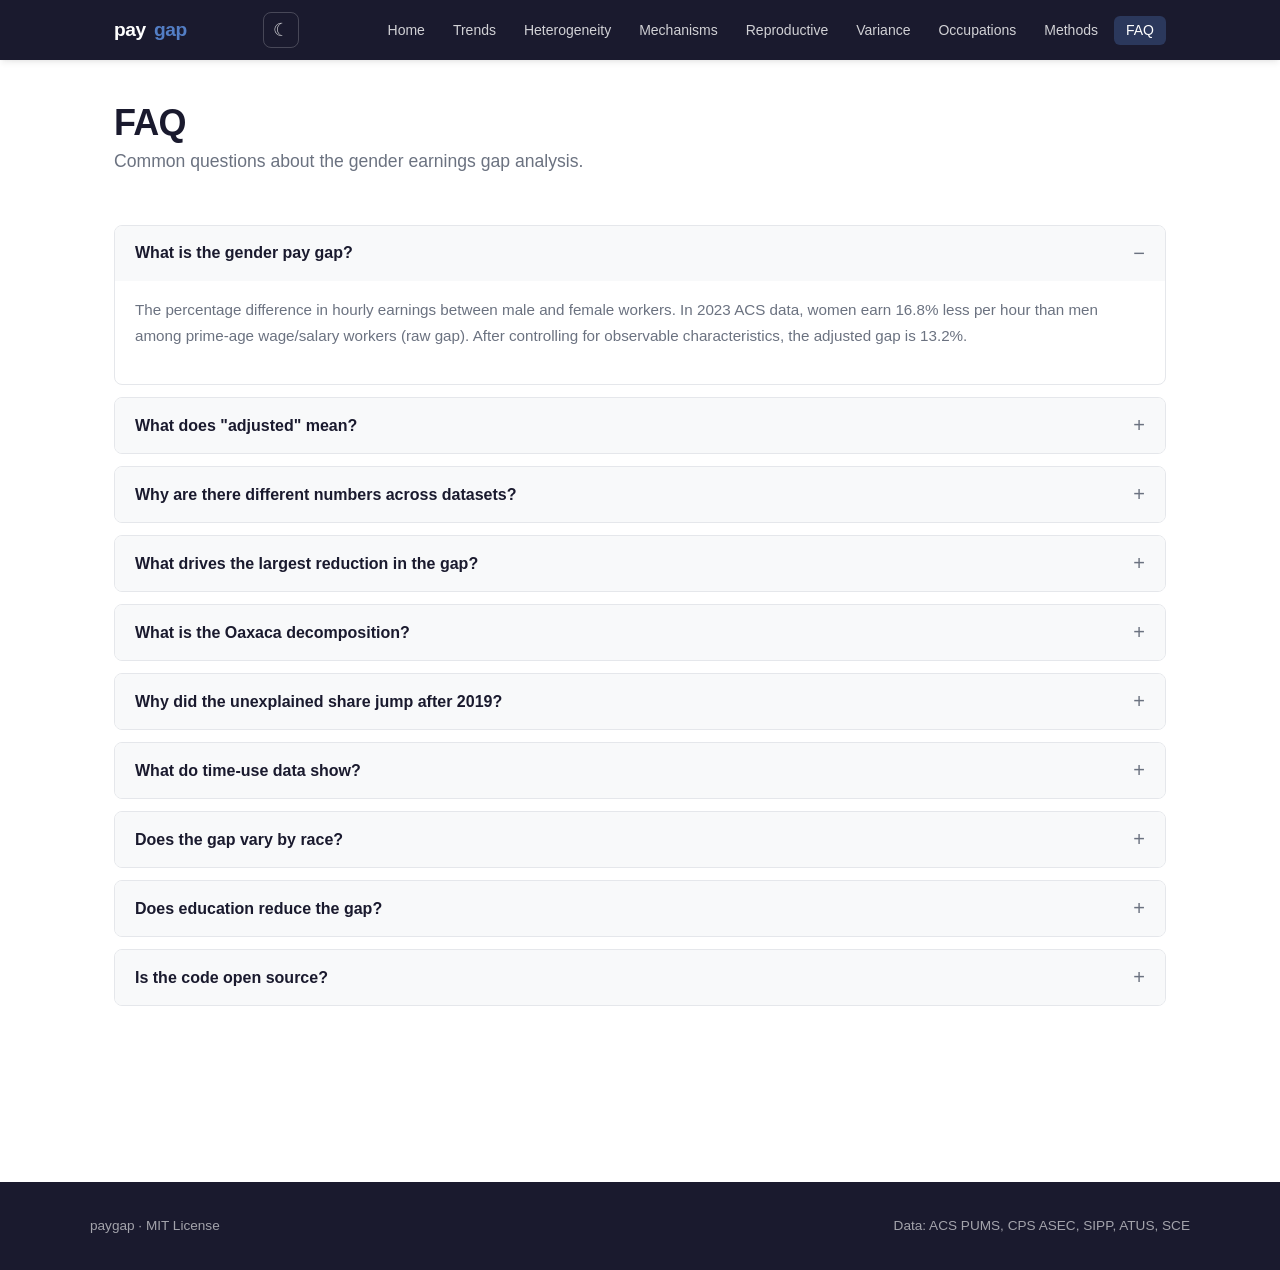
<file: docs/faq.html>
<!DOCTYPE html>
<html lang="en">
<head>
  <meta charset="UTF-8">
  <meta name="viewport" content="width=device-width, initial-scale=1.0">
  <meta name="color-scheme" content="light dark">
  <title>FAQ — paygap</title>
  <link rel="stylesheet" href="css/style.css">
  <script src="js/theme.js"></script>
</head>
<body>

<header class="site-header"><div class="header-inner">
  <a href="index.html" class="site-logo">pay<span class="logo-accent">gap</span></a>
  <div class="header-controls">
    <button class="nav-toggle" onclick="document.querySelector('.nav-links').classList.toggle('open')" aria-label="Toggle navigation">&#9776;</button>
    <button id="themeToggle" class="theme-toggle" onclick="pgToggle()" aria-label="Toggle theme">&#9790;</button>
  </div>
  <nav><ul class="nav-links">
    <li><a href="index.html">Home</a></li>
    <li><a href="trends.html">Trends</a></li>
    <li><a href="heterogeneity.html">Heterogeneity</a></li>
    <li><a href="mechanisms.html">Mechanisms</a></li>
    <li><a href="reproductive.html">Reproductive</a></li>
    <li><a href="variance.html">Variance</a></li>
    <li><a href="occupations.html">Occupations</a></li>
    <li><a href="methods.html">Methods</a></li>
    <li><a href="faq.html" class="active">FAQ</a></li>
  </ul></nav>
</div></header>

<main class="content">

  <section class="section">
    <h1>FAQ</h1>
    <p class="page-intro">Common questions about the gender earnings gap analysis.</p>
  </section>

  <section class="section">

    <div class="faq-item open">
      <button class="faq-question" onclick="this.parentElement.classList.toggle('open')">What is the gender pay gap?</button>
      <div class="faq-answer"><div class="faq-answer-inner">
        <p>The percentage difference in hourly earnings between male and female workers. In 2023 ACS data, women earn 16.8% less per hour than men among prime-age wage/salary workers (raw gap). After controlling for observable characteristics, the adjusted gap is 13.2%.</p>
      </div></div>
    </div>

    <div class="faq-item">
      <button class="faq-question" onclick="this.parentElement.classList.toggle('open')">What does "adjusted" mean?</button>
      <div class="faq-answer"><div class="faq-answer-inner">
        <p>The gap after statistically controlling for age, race, education, state, occupation, industry, hours worked, commute, work-from-home status, marital status, and children. It represents the residual difference not explained by these observable factors.</p>
      </div></div>
    </div>

    <div class="faq-item">
      <button class="faq-question" onclick="this.parentElement.classList.toggle('open')">Why are there different numbers across datasets?</button>
      <div class="faq-answer"><div class="faq-answer-inner">
        <p>ACS (16.8% raw, 13.2% adjusted), CPS (15.8% raw, 17.0% adjusted), and SIPP (15.1% raw, 10.9% adjusted) use different survey designs, sampling frames, and variable definitions. The raw gaps are similar; adjusted gaps vary more because each dataset has different available controls.</p>
      </div></div>
    </div>

    <div class="faq-item">
      <button class="faq-question" onclick="this.parentElement.classList.toggle('open')">What drives the largest reduction in the gap?</button>
      <div class="faq-answer"><div class="faq-answer-inner">
        <p>Adding occupation and industry controls reduces the gap by about 8 percentage points in ACS data. This is the single largest observable channel.</p>
      </div></div>
    </div>

    <div class="faq-item">
      <button class="faq-question" onclick="this.parentElement.classList.toggle('open')">What is the Oaxaca decomposition?</button>
      <div class="faq-answer"><div class="faq-answer-inner">
        <p>A supplemental decomposition that splits the total gap into an "explained" portion (observable characteristics) and an "unexplained" portion (residual). In 2023 ACS data, 87.8% of the Oaxaca gap is unexplained, but this repo treats sequential OLS as the headline series because it is more stable over time.</p>
      </div></div>
    </div>

    <div class="faq-item">
      <button class="faq-question" onclick="this.parentElement.classList.toggle('open')">Why did the unexplained share jump after 2019?</button>
      <div class="faq-answer"><div class="faq-answer-inner">
        <p>The total gap stayed stable, but the explained component collapsed. That looks more like a decomposition-composition issue than a sudden structural break in the adjusted gap, which is why Oaxaca is kept as a supplemental diagnostic rather than the public headline metric.</p>
      </div></div>
    </div>

    <div class="faq-item">
      <button class="faq-question" onclick="this.parentElement.classList.toggle('open')">What do time-use data show?</button>
      <div class="faq-answer"><div class="faq-answer-inner">
        <p>ATUS data shows women spend 68 fewer minutes per day on paid work but 43 more minutes on housework and childcare. The net gap (paid + unpaid) is about 25 minutes/day, with women doing less total paid work but more total work including unpaid labor.</p>
      </div></div>
    </div>

    <div class="faq-item">
      <button class="faq-question" onclick="this.parentElement.classList.toggle('open')">Does the gap vary by race?</button>
      <div class="faq-answer"><div class="faq-answer-inner">
        <p>Substantially. The raw gap is 19.3% among White non-Hispanic workers, 20.4% among Asian workers, but only 5.6% among Black workers. This reflects differences in both male and female earnings distributions across racial groups.</p>
      </div></div>
    </div>

    <div class="faq-item">
      <button class="faq-question" onclick="this.parentElement.classList.toggle('open')">Does education reduce the gap?</button>
      <div class="faq-answer"><div class="faq-answer-inner">
        <p>No. The gap generally widens with education, peaking at the Master's degree level (27.4%). Only at the doctorate level does it narrow slightly (17.7%).</p>
      </div></div>
    </div>

    <div class="faq-item">
      <button class="faq-question" onclick="this.parentElement.classList.toggle('open')">Is the code open source?</button>
      <div class="faq-answer"><div class="faq-answer-inner">
        <p>Yes, MIT License. All data sources are free, public U.S. federal datasets (ACS PUMS, CPS ASEC, SIPP, ATUS, SCE).</p>
      </div></div>
    </div>

  </section>

</main>

<footer class="site-footer"><div class="footer-inner"><span>paygap &middot; MIT License</span><span>Data: ACS PUMS, CPS ASEC, SIPP, ATUS, SCE</span></div></footer>

</body>
</html>
</file>
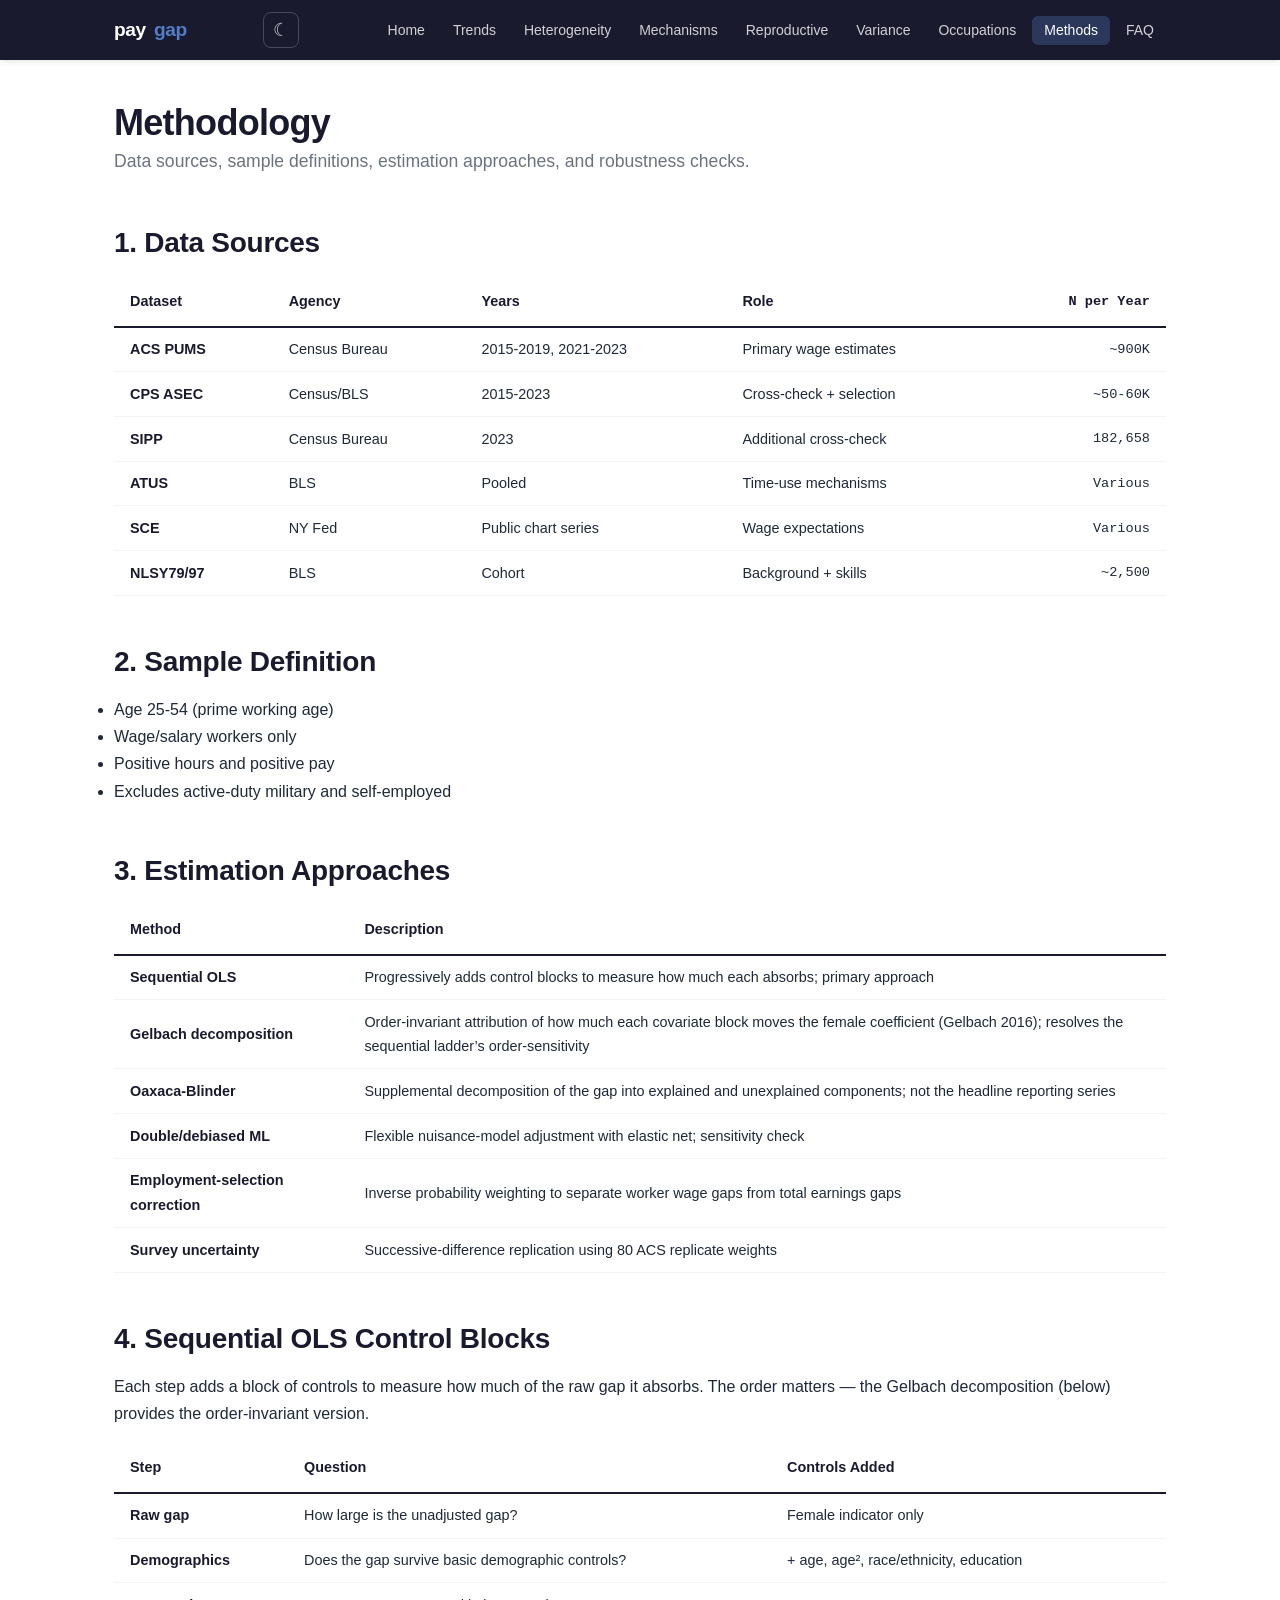
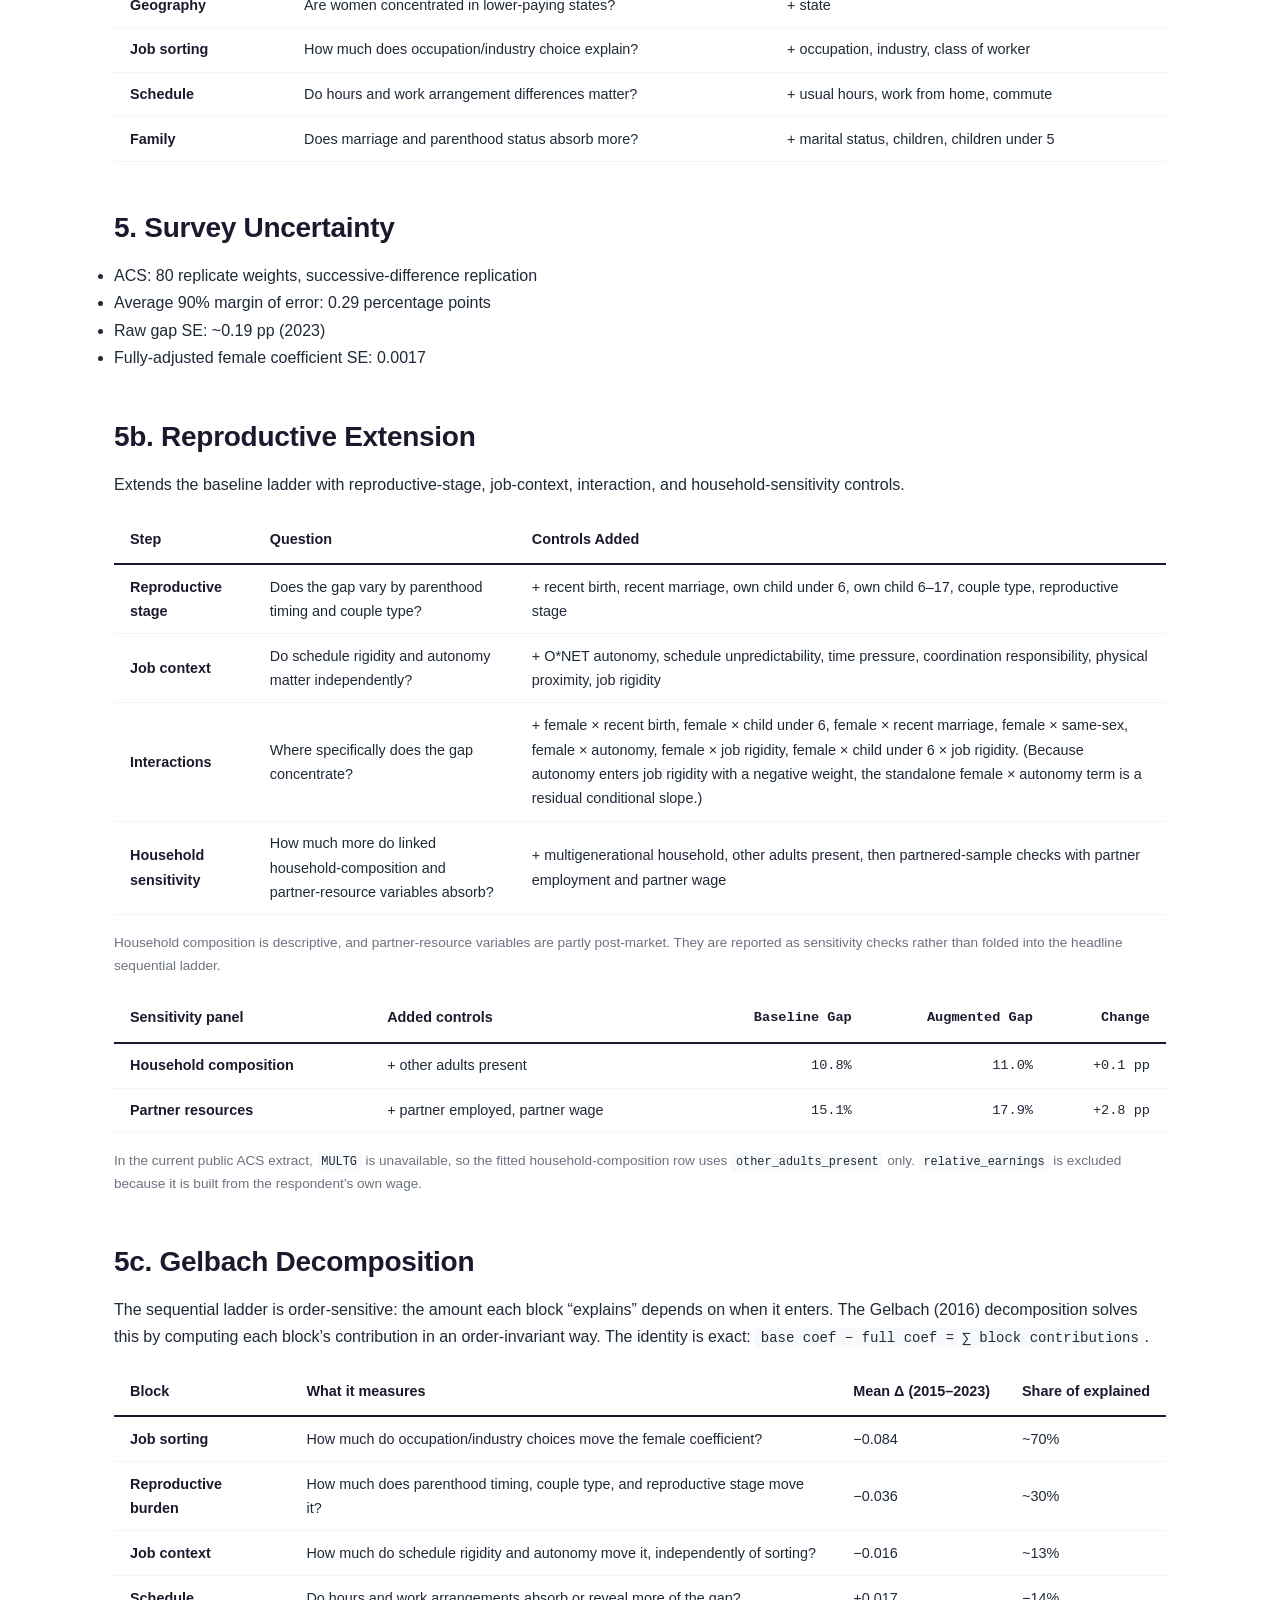
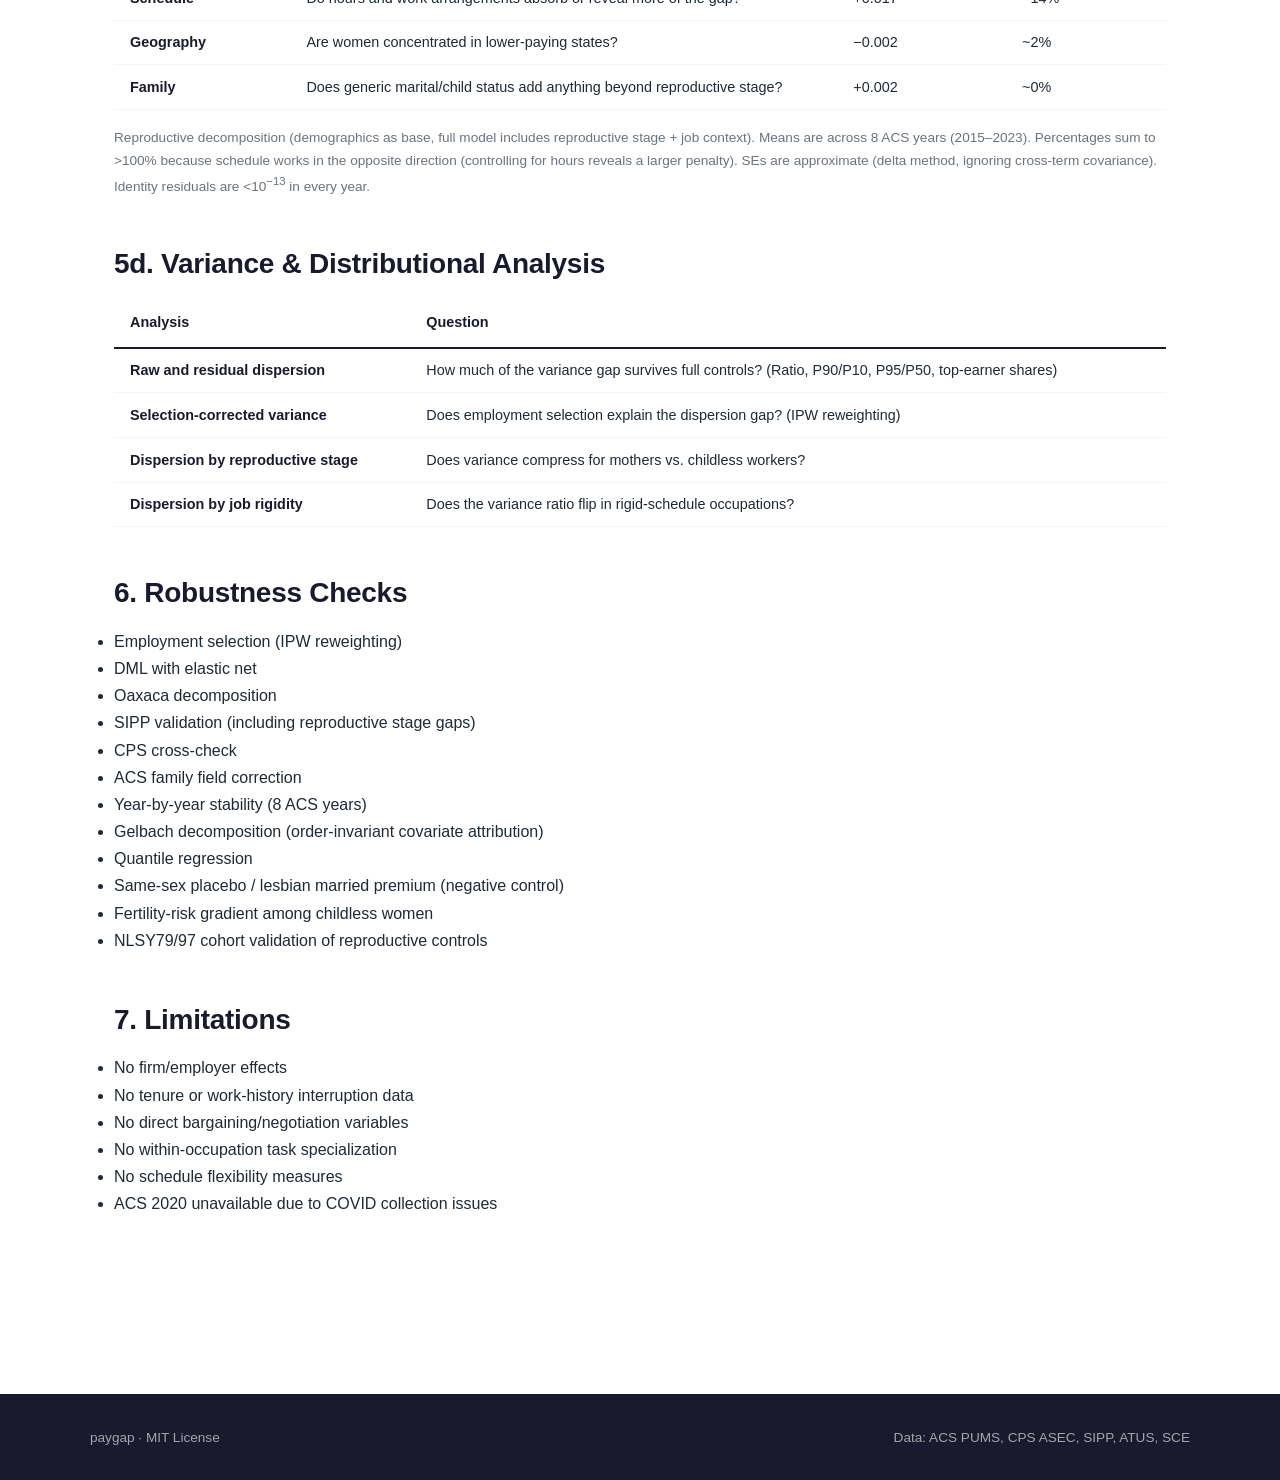
<file: docs/methods.html>
<!DOCTYPE html>
<html lang="en">
<head>
  <meta charset="UTF-8">
  <meta name="viewport" content="width=device-width, initial-scale=1.0">
  <meta name="color-scheme" content="light dark">
  <title>Methods — paygap</title>
  <link rel="stylesheet" href="css/style.css">
  <script src="js/theme.js"></script>
</head>
<body>

<header class="site-header"><div class="header-inner">
  <a href="index.html" class="site-logo">pay<span class="logo-accent">gap</span></a>
  <div class="header-controls">
    <button class="nav-toggle" onclick="document.querySelector('.nav-links').classList.toggle('open')" aria-label="Toggle navigation">&#9776;</button>
    <button id="themeToggle" class="theme-toggle" onclick="pgToggle()" aria-label="Toggle theme">&#9790;</button>
  </div>
  <nav><ul class="nav-links">
    <li><a href="index.html">Home</a></li>
    <li><a href="trends.html">Trends</a></li>
    <li><a href="heterogeneity.html">Heterogeneity</a></li>
    <li><a href="mechanisms.html">Mechanisms</a></li>
    <li><a href="reproductive.html">Reproductive</a></li>
    <li><a href="variance.html">Variance</a></li>
    <li><a href="occupations.html">Occupations</a></li>
    <li><a href="methods.html" class="active">Methods</a></li>
    <li><a href="faq.html">FAQ</a></li>
  </ul></nav>
</div></header>

<main class="content">

  <section class="section">
    <h1>Methodology</h1>
    <p class="page-intro">Data sources, sample definitions, estimation approaches, and robustness checks.</p>
  </section>

  <!-- 1. Data Sources -->
  <section class="section">
    <h2>1. Data Sources</h2>
    <table class="data-table">
      <thead>
        <tr>
          <th>Dataset</th>
          <th>Agency</th>
          <th>Years</th>
          <th>Role</th>
          <th class="num">N per Year</th>
        </tr>
      </thead>
      <tbody>
        <tr>
          <td class="highlight">ACS PUMS</td>
          <td>Census Bureau</td>
          <td>2015-2019, 2021-2023</td>
          <td>Primary wage estimates</td>
          <td class="num">~900K</td>
        </tr>
        <tr>
          <td class="highlight">CPS ASEC</td>
          <td>Census/BLS</td>
          <td>2015-2023</td>
          <td>Cross-check + selection</td>
          <td class="num">~50-60K</td>
        </tr>
        <tr>
          <td class="highlight">SIPP</td>
          <td>Census Bureau</td>
          <td>2023</td>
          <td>Additional cross-check</td>
          <td class="num">182,658</td>
        </tr>
        <tr>
          <td class="highlight">ATUS</td>
          <td>BLS</td>
          <td>Pooled</td>
          <td>Time-use mechanisms</td>
          <td class="num">Various</td>
        </tr>
        <tr>
          <td class="highlight">SCE</td>
          <td>NY Fed</td>
          <td>Public chart series</td>
          <td>Wage expectations</td>
          <td class="num">Various</td>
        </tr>
        <tr>
          <td class="highlight">NLSY79/97</td>
          <td>BLS</td>
          <td>Cohort</td>
          <td>Background + skills</td>
          <td class="num">~2,500</td>
        </tr>
      </tbody>
    </table>
  </section>

  <!-- 2. Sample Definition -->
  <section class="section">
    <h2>2. Sample Definition</h2>
    <ul>
      <li>Age 25-54 (prime working age)</li>
      <li>Wage/salary workers only</li>
      <li>Positive hours and positive pay</li>
      <li>Excludes active-duty military and self-employed</li>
    </ul>
  </section>

  <!-- 3. Estimation Approaches -->
  <section class="section">
    <h2>3. Estimation Approaches</h2>
    <table class="data-table">
      <thead>
        <tr>
          <th>Method</th>
          <th>Description</th>
        </tr>
      </thead>
      <tbody>
        <tr>
          <td class="highlight">Sequential OLS</td>
          <td>Progressively adds control blocks to measure how much each absorbs; primary approach</td>
        </tr>
        <tr>
          <td class="highlight">Gelbach decomposition</td>
          <td>Order-invariant attribution of how much each covariate block moves the female coefficient (Gelbach 2016); resolves the sequential ladder&rsquo;s order-sensitivity</td>
        </tr>
        <tr>
          <td class="highlight">Oaxaca-Blinder</td>
          <td>Supplemental decomposition of the gap into explained and unexplained components; not the headline reporting series</td>
        </tr>
        <tr>
          <td class="highlight">Double/debiased ML</td>
          <td>Flexible nuisance-model adjustment with elastic net; sensitivity check</td>
        </tr>
        <tr>
          <td class="highlight">Employment-selection correction</td>
          <td>Inverse probability weighting to separate worker wage gaps from total earnings gaps</td>
        </tr>
        <tr>
          <td class="highlight">Survey uncertainty</td>
          <td>Successive-difference replication using 80 ACS replicate weights</td>
        </tr>
      </tbody>
    </table>
  </section>

  <!-- 4. ACS Control Blocks -->
  <section class="section">
    <h2>4. Sequential OLS Control Blocks</h2>
    <p>Each step adds a block of controls to measure how much of the raw gap it absorbs.
    The order matters &mdash; the Gelbach decomposition (below) provides the order-invariant version.</p>
    <table class="data-table">
      <thead>
        <tr>
          <th>Step</th>
          <th>Question</th>
          <th>Controls Added</th>
        </tr>
      </thead>
      <tbody>
        <tr>
          <td class="highlight">Raw gap</td>
          <td>How large is the unadjusted gap?</td>
          <td>Female indicator only</td>
        </tr>
        <tr>
          <td class="highlight">Demographics</td>
          <td>Does the gap survive basic demographic controls?</td>
          <td>+ age, age&sup2;, race/ethnicity, education</td>
        </tr>
        <tr>
          <td class="highlight">Geography</td>
          <td>Are women concentrated in lower-paying states?</td>
          <td>+ state</td>
        </tr>
        <tr>
          <td class="highlight">Job sorting</td>
          <td>How much does occupation/industry choice explain?</td>
          <td>+ occupation, industry, class of worker</td>
        </tr>
        <tr>
          <td class="highlight">Schedule</td>
          <td>Do hours and work arrangement differences matter?</td>
          <td>+ usual hours, work from home, commute</td>
        </tr>
        <tr>
          <td class="highlight">Family</td>
          <td>Does marriage and parenthood status absorb more?</td>
          <td>+ marital status, children, children under 5</td>
        </tr>
      </tbody>
    </table>
  </section>

  <!-- 5. Survey Uncertainty -->
  <section class="section">
    <h2>5. Survey Uncertainty</h2>
    <ul>
      <li>ACS: 80 replicate weights, successive-difference replication</li>
      <li>Average 90% margin of error: 0.29 percentage points</li>
      <li>Raw gap SE: ~0.19 pp (2023)</li>
      <li>Fully-adjusted female coefficient SE: 0.0017</li>
    </ul>
  </section>

  <!-- 5b. Reproductive Extension -->
  <section class="section">
    <h2>5b. Reproductive Extension</h2>
    <p>Extends the baseline ladder with reproductive-stage, job-context, interaction, and household-sensitivity controls.</p>
    <table class="data-table">
      <thead>
        <tr>
          <th>Step</th>
          <th>Question</th>
          <th>Controls Added</th>
        </tr>
      </thead>
      <tbody>
        <tr>
          <td class="highlight">Reproductive stage</td>
          <td>Does the gap vary by parenthood timing and couple type?</td>
          <td>+ recent birth, recent marriage, own child under 6, own child 6&ndash;17, couple type, reproductive stage</td>
        </tr>
        <tr>
          <td class="highlight">Job context</td>
          <td>Do schedule rigidity and autonomy matter independently?</td>
          <td>+ O*NET autonomy, schedule unpredictability, time pressure, coordination responsibility, physical proximity, job rigidity</td>
        </tr>
        <tr>
          <td class="highlight">Interactions</td>
          <td>Where specifically does the gap concentrate?</td>
          <td>+ female &times; recent birth, female &times; child under 6, female &times; recent marriage, female &times; same-sex, female &times; autonomy, female &times; job rigidity, female &times; child under 6 &times; job rigidity. (Because autonomy enters job rigidity with a negative weight, the standalone female &times; autonomy term is a residual conditional slope.)</td>
        </tr>
        <tr>
          <td class="highlight">Household sensitivity</td>
          <td>How much more do linked household-composition and partner-resource variables absorb?</td>
          <td>+ multigenerational household, other adults present, then partnered-sample checks with partner employment and partner wage</td>
        </tr>
      </tbody>
    </table>
    <p style="margin-top:0.75rem;font-size:0.85rem;color:var(--color-text-secondary)">
    Household composition is descriptive, and partner-resource variables are partly post-market. They are reported as sensitivity checks rather than folded into the headline sequential ladder.</p>

    <table class="data-table" style="margin-top:1rem">
      <thead>
        <tr>
          <th>Sensitivity panel</th>
          <th>Added controls</th>
          <th class="num">Baseline Gap</th>
          <th class="num">Augmented Gap</th>
          <th class="num">Change</th>
        </tr>
      </thead>
      <tbody>
        <tr>
          <td class="highlight">Household composition</td>
          <td>+ other adults present</td>
          <td class="num">10.8%</td>
          <td class="num">11.0%</td>
          <td class="num">+0.1 pp</td>
        </tr>
        <tr>
          <td class="highlight">Partner resources</td>
          <td>+ partner employed, partner wage</td>
          <td class="num">15.1%</td>
          <td class="num">17.9%</td>
          <td class="num">+2.8 pp</td>
        </tr>
      </tbody>
    </table>
    <p style="margin-top:0.75rem;font-size:0.85rem;color:var(--color-text-secondary)">
    In the current public ACS extract, <code>MULTG</code> is unavailable, so the fitted household-composition
    row uses <code>other_adults_present</code> only. <code>relative_earnings</code> is excluded because it is built
    from the respondent&rsquo;s own wage.</p>
  </section>

  <!-- 5c. Gelbach Decomposition -->
  <section class="section">
    <h2>5c. Gelbach Decomposition</h2>
    <p>The sequential ladder is order-sensitive: the amount each block &ldquo;explains&rdquo; depends on
    when it enters. The Gelbach (2016) decomposition solves this by computing each block&rsquo;s
    contribution in an order-invariant way. The identity is exact:
    <code>base&nbsp;coef &minus; full&nbsp;coef = &sum; block&nbsp;contributions</code>.</p>

    <table class="data-table">
      <thead>
        <tr>
          <th>Block</th>
          <th>What it measures</th>
          <th>Mean &Delta; (2015&ndash;2023)</th>
          <th>Share of explained</th>
        </tr>
      </thead>
      <tbody>
        <tr>
          <td class="highlight">Job sorting</td>
          <td>How much do occupation/industry choices move the female coefficient?</td>
          <td>&minus;0.084</td>
          <td>~70%</td>
        </tr>
        <tr>
          <td class="highlight">Reproductive burden</td>
          <td>How much does parenthood timing, couple type, and reproductive stage move it?</td>
          <td>&minus;0.036</td>
          <td>~30%</td>
        </tr>
        <tr>
          <td class="highlight">Job context</td>
          <td>How much do schedule rigidity and autonomy move it, independently of sorting?</td>
          <td>&minus;0.016</td>
          <td>~13%</td>
        </tr>
        <tr>
          <td class="highlight">Schedule</td>
          <td>Do hours and work arrangements absorb or reveal more of the gap?</td>
          <td>+0.017</td>
          <td>&minus;14%</td>
        </tr>
        <tr>
          <td class="highlight">Geography</td>
          <td>Are women concentrated in lower-paying states?</td>
          <td>&minus;0.002</td>
          <td>~2%</td>
        </tr>
        <tr>
          <td class="highlight">Family</td>
          <td>Does generic marital/child status add anything beyond reproductive stage?</td>
          <td>+0.002</td>
          <td>~0%</td>
        </tr>
      </tbody>
    </table>

    <p style="margin-top:0.75rem;font-size:0.85rem;color:var(--color-text-secondary)">
    Reproductive decomposition (demographics as base, full model includes reproductive stage + job context).
    Means are across 8 ACS years (2015&ndash;2023). Percentages sum to &gt;100% because schedule works
    in the opposite direction (controlling for hours reveals a larger penalty). SEs are approximate
    (delta method, ignoring cross-term covariance). Identity residuals are &lt;10<sup>&minus;13</sup> in every year.</p>
  </section>

  <!-- 5d. Variance Suite -->
  <section class="section">
    <h2>5d. Variance &amp; Distributional Analysis</h2>
    <table class="data-table">
      <thead>
        <tr>
          <th>Analysis</th>
          <th>Question</th>
        </tr>
      </thead>
      <tbody>
        <tr>
          <td class="highlight">Raw and residual dispersion</td>
          <td>How much of the variance gap survives full controls? (Ratio, P90/P10, P95/P50, top-earner shares)</td>
        </tr>
        <tr>
          <td class="highlight">Selection-corrected variance</td>
          <td>Does employment selection explain the dispersion gap? (IPW reweighting)</td>
        </tr>
        <tr>
          <td class="highlight">Dispersion by reproductive stage</td>
          <td>Does variance compress for mothers vs. childless workers?</td>
        </tr>
        <tr>
          <td class="highlight">Dispersion by job rigidity</td>
          <td>Does the variance ratio flip in rigid-schedule occupations?</td>
        </tr>
      </tbody>
    </table>
  </section>

  <!-- 6. Robustness Checks -->
  <section class="section">
    <h2>6. Robustness Checks</h2>
    <ul>
      <li>Employment selection (IPW reweighting)</li>
      <li>DML with elastic net</li>
      <li>Oaxaca decomposition</li>
      <li>SIPP validation (including reproductive stage gaps)</li>
      <li>CPS cross-check</li>
      <li>ACS family field correction</li>
      <li>Year-by-year stability (8 ACS years)</li>
      <li>Gelbach decomposition (order-invariant covariate attribution)</li>
      <li>Quantile regression</li>
      <li>Same-sex placebo / lesbian married premium (negative control)</li>
      <li>Fertility-risk gradient among childless women</li>
      <li>NLSY79/97 cohort validation of reproductive controls</li>
    </ul>
  </section>

  <!-- 7. Limitations -->
  <section class="section">
    <h2>7. Limitations</h2>
    <ul>
      <li>No firm/employer effects</li>
      <li>No tenure or work-history interruption data</li>
      <li>No direct bargaining/negotiation variables</li>
      <li>No within-occupation task specialization</li>
      <li>No schedule flexibility measures</li>
      <li>ACS 2020 unavailable due to COVID collection issues</li>
    </ul>
  </section>

</main>

<footer class="site-footer"><div class="footer-inner"><span>paygap &middot; MIT License</span><span>Data: ACS PUMS, CPS ASEC, SIPP, ATUS, SCE</span></div></footer>

</body>
</html>
</file>
<file: docs/css/style.css>
/* juryrig — site stylesheet */

:root {
  color-scheme: light dark;

  /* ── Light mode (default) ── */
  --color-navy: #1a1a2e;
  --color-navy-mid: #16213e;
  --color-navy-light: #0f3460;
  --color-accent: #537ec5;
  --color-accent-hover: #4169a6;
  --color-text: #1f2937;
  --color-text-secondary: #6b7280;
  --color-text-light: #9ca3af;
  --color-bg: #ffffff;
  --color-bg-alt: #f8f9fa;
  --color-bg-card: #ffffff;
  --color-border: #e5e7eb;
  --color-border-light: #f3f4f6;
  --color-positive: #27ae60;
  --color-negative: #c0392b;
  --color-warn: #e67e22;
  --color-heading: #1a1a2e;
  --color-hero-bg: linear-gradient(135deg, #1a1a2e 0%, #0f3460 100%);
  --color-header-bg: #1a1a2e;
  --color-insight-bg: linear-gradient(135deg, #f0f4ff 0%, #e8f0fe 100%);
  --color-insight-text: #16213e;
  --color-warning-bg: #fef9f0;
  --color-warning-text: #7c5a1e;
  --color-nonuse-bg: #fdf2f2;
  --color-nonuse-border: #fecaca;
  --color-nonuse-text: #991b1b;
  --color-nonuse-strong: #7f1d1d;
  --color-chart-grid: rgba(0, 0, 0, 0.08);
  --color-chart-text: #6b7280;
  --color-chart-muted: #d1d5db;

  --font-sans: -apple-system, BlinkMacSystemFont, 'Segoe UI', Roboto, 'Helvetica Neue', Arial, sans-serif;
  --font-mono: 'SF Mono', 'Fira Code', 'Fira Mono', 'Roboto Mono', Menlo, monospace;
  --shadow-sm: 0 1px 2px rgba(0,0,0,0.05);
  --shadow-md: 0 4px 6px -1px rgba(0,0,0,0.07), 0 2px 4px -2px rgba(0,0,0,0.05);
  --shadow-lg: 0 10px 15px -3px rgba(0,0,0,0.08), 0 4px 6px -4px rgba(0,0,0,0.04);
  --radius: 8px;
  --radius-lg: 12px;
  --max-width: 1100px;
  --transition: 0.2s ease;
}

/* ── Dark mode ── */
[data-theme="dark"] {
  --color-navy: #c5cfe0;
  --color-navy-mid: #a8b8d0;
  --color-navy-light: #8fa3c0;
  --color-accent: #7ba0e0;
  --color-accent-hover: #9ab8ec;
  --color-text: #d4d8e0;
  --color-text-secondary: #9ca3af;
  --color-text-light: #6b7280;
  --color-bg: #0f1117;
  --color-bg-alt: #181c28;
  --color-bg-card: #1a1e2c;
  --color-border: #2a3040;
  --color-border-light: #232838;
  --color-positive: #3ddb7a;
  --color-negative: #ef5350;
  --color-warn: #f0a050;
  --color-heading: #c5cfe0;
  --color-hero-bg: linear-gradient(135deg, #0a0d14 0%, #111828 100%);
  --color-header-bg: #0a0d14;
  --color-insight-bg: linear-gradient(135deg, #141828 0%, #1a2038 100%);
  --color-insight-text: #b0c0e0;
  --color-warning-bg: #1f1a10;
  --color-warning-text: #d4a84a;
  --color-nonuse-bg: #1f1214;
  --color-nonuse-border: #4a2020;
  --color-nonuse-text: #ef8080;
  --color-nonuse-strong: #f0a0a0;
  --color-chart-grid: rgba(255, 255, 255, 0.08);
  --color-chart-text: #9ca3af;
  --color-chart-muted: #3a4050;
  --shadow-sm: 0 1px 2px rgba(0,0,0,0.3);
  --shadow-md: 0 4px 6px -1px rgba(0,0,0,0.4), 0 2px 4px -2px rgba(0,0,0,0.3);
  --shadow-lg: 0 10px 15px -3px rgba(0,0,0,0.5), 0 4px 6px -4px rgba(0,0,0,0.3);
}

/* Respect system preference as fallback if no data-theme set */
@media (prefers-color-scheme: dark) {
  :root:not([data-theme="light"]) {
    --color-navy: #c5cfe0;
    --color-navy-mid: #a8b8d0;
    --color-navy-light: #8fa3c0;
    --color-accent: #7ba0e0;
    --color-accent-hover: #9ab8ec;
    --color-text: #d4d8e0;
    --color-text-secondary: #9ca3af;
    --color-text-light: #6b7280;
    --color-bg: #0f1117;
    --color-bg-alt: #181c28;
    --color-bg-card: #1a1e2c;
    --color-border: #2a3040;
    --color-border-light: #232838;
    --color-positive: #3ddb7a;
    --color-negative: #ef5350;
    --color-warn: #f0a050;
    --color-heading: #c5cfe0;
    --color-hero-bg: linear-gradient(135deg, #0a0d14 0%, #111828 100%);
    --color-header-bg: #0a0d14;
    --color-insight-bg: linear-gradient(135deg, #141828 0%, #1a2038 100%);
    --color-insight-text: #b0c0e0;
    --color-warning-bg: #1f1a10;
    --color-warning-text: #d4a84a;
    --color-nonuse-bg: #1f1214;
    --color-nonuse-border: #4a2020;
    --color-nonuse-text: #ef8080;
    --color-nonuse-strong: #f0a0a0;
    --color-chart-grid: rgba(255, 255, 255, 0.08);
    --color-chart-text: #9ca3af;
    --color-chart-muted: #3a4050;
    --shadow-sm: 0 1px 2px rgba(0,0,0,0.3);
    --shadow-md: 0 4px 6px -1px rgba(0,0,0,0.4), 0 2px 4px -2px rgba(0,0,0,0.3);
    --shadow-lg: 0 10px 15px -3px rgba(0,0,0,0.5), 0 4px 6px -4px rgba(0,0,0,0.3);
  }
}

*, *::before, *::after { box-sizing: border-box; margin: 0; padding: 0; }

html { scroll-behavior: smooth; -webkit-font-smoothing: antialiased; }

body {
  font-family: var(--font-sans);
  font-size: 16px;
  line-height: 1.7;
  color: var(--color-text);
  background: var(--color-bg);
  transition: background 0.3s ease, color 0.3s ease;
}

/* ── Typography ─────────────────────────────────────────── */
h1, h2, h3, h4 { line-height: 1.3; font-weight: 700; color: var(--color-heading); }
h1 { font-size: 2.25rem; letter-spacing: -0.02em; }
h2 { font-size: 1.75rem; letter-spacing: -0.01em; margin-top: 3rem; margin-bottom: 1rem; }
h3 { font-size: 1.25rem; margin-top: 2rem; margin-bottom: 0.75rem; }
h4 { font-size: 1.1rem; margin-top: 1.5rem; margin-bottom: 0.5rem; }
p { margin-bottom: 1rem; }
a { color: var(--color-accent); text-decoration: none; transition: color var(--transition); }
a:hover { color: var(--color-accent-hover); text-decoration: underline; }
strong { font-weight: 600; }
code { font-family: var(--font-mono); font-size: 0.875em; background: var(--color-bg-alt); padding: 0.15em 0.4em; border-radius: 4px; color: var(--color-text); }
hr { border: none; border-top: 1px solid var(--color-border); margin: 2.5rem 0; }

/* ── Header / Nav ───────────────────────────────────────── */
.site-header {
  background: var(--color-header-bg);
  color: #fff;
  position: sticky;
  top: 0;
  z-index: 100;
  box-shadow: var(--shadow-md);
}

.header-inner {
  max-width: var(--max-width);
  margin: 0 auto;
  padding: 0 1.5rem;
  display: flex;
  align-items: center;
  justify-content: space-between;
  height: 60px;
}

.site-logo {
  font-size: 1.2rem;
  font-weight: 700;
  color: #fff;
  text-decoration: none;
  letter-spacing: -0.02em;
  display: flex;
  align-items: center;
  gap: 0.5rem;
}

.site-logo:hover { color: var(--color-accent); text-decoration: none; }
.site-logo .logo-accent { color: var(--color-accent); }

.header-controls {
  display: flex;
  align-items: center;
  gap: 0.5rem;
}

.nav-links {
  display: flex;
  gap: 0.25rem;
  list-style: none;
}

.nav-links a {
  color: rgba(255,255,255,0.8);
  padding: 0.4rem 0.75rem;
  border-radius: 6px;
  font-size: 0.875rem;
  font-weight: 500;
  transition: all var(--transition);
}

.nav-links a:hover { color: #fff; background: rgba(255,255,255,0.1); text-decoration: none; }
.nav-links a.active { color: #fff; background: rgba(83,126,197,0.3); }

.theme-toggle {
  background: none;
  border: 1px solid rgba(255,255,255,0.2);
  color: rgba(255,255,255,0.8);
  width: 36px;
  height: 36px;
  border-radius: 8px;
  cursor: pointer;
  display: flex;
  align-items: center;
  justify-content: center;
  font-size: 1.1rem;
  transition: all var(--transition);
  flex-shrink: 0;
}

.theme-toggle:hover { background: rgba(255,255,255,0.1); color: #fff; border-color: rgba(255,255,255,0.3); }

.nav-toggle {
  display: none;
  background: none;
  border: none;
  color: #fff;
  font-size: 1.5rem;
  cursor: pointer;
  padding: 0.25rem;
}

/* ── Hero ───────────────────────────────────────────────── */
.hero {
  background: var(--color-hero-bg);
  color: #fff;
  padding: 4rem 1.5rem 3rem;
}

.hero-inner {
  max-width: var(--max-width);
  margin: 0 auto;
}

.hero h1 { color: #fff; font-size: 2.75rem; margin-bottom: 1rem; }
.hero .subtitle { font-size: 1.15rem; color: rgba(255,255,255,0.8); max-width: 700px; line-height: 1.6; }

/* ── Stats Row ──────────────────────────────────────────── */
.stats-row {
  display: grid;
  grid-template-columns: repeat(auto-fit, minmax(200px, 1fr));
  gap: 1.25rem;
  margin: 2rem 0;
}

.stat-card {
  background: rgba(255,255,255,0.08);
  border: 1px solid rgba(255,255,255,0.12);
  border-radius: var(--radius);
  padding: 1.25rem 1.5rem;
  text-align: center;
}

.stat-card .stat-value {
  font-size: 2rem;
  font-weight: 800;
  color: #fff;
  font-family: var(--font-mono);
  letter-spacing: -0.02em;
}

.stat-card .stat-label {
  font-size: 0.8rem;
  text-transform: uppercase;
  letter-spacing: 0.08em;
  color: rgba(255,255,255,0.6);
  margin-top: 0.25rem;
}

/* ── Content ────────────────────────────────────────────── */
.content {
  max-width: var(--max-width);
  margin: 0 auto;
  padding: 2.5rem 1.5rem 4rem;
}

.page-intro {
  font-size: 1.1rem;
  color: var(--color-text-secondary);
  max-width: 750px;
  margin-bottom: 2.5rem;
}

/* ── Section ────────────────────────────────────────────── */
.section { margin-bottom: 3rem; }

.section-header {
  display: flex;
  align-items: baseline;
  gap: 1rem;
  margin-bottom: 1.5rem;
  border-bottom: 2px solid var(--color-heading);
  padding-bottom: 0.5rem;
}

.section-header h2 { margin: 0; }
.section-header .section-tag {
  font-size: 0.75rem;
  text-transform: uppercase;
  letter-spacing: 0.08em;
  color: var(--color-accent);
  font-weight: 600;
}

/* ── Cards ──────────────────────────────────────────────── */
.card-grid {
  display: grid;
  grid-template-columns: repeat(auto-fit, minmax(320px, 1fr));
  gap: 1.5rem;
  margin: 1.5rem 0;
}

.card {
  background: var(--color-bg-card);
  border: 1px solid var(--color-border);
  border-radius: var(--radius-lg);
  padding: 1.75rem;
  box-shadow: var(--shadow-sm);
  transition: box-shadow var(--transition), transform var(--transition);
}

.card:hover { box-shadow: var(--shadow-md); transform: translateY(-1px); }

.card h3 { margin-top: 0; color: var(--color-heading); }
.card p { color: var(--color-text-secondary); font-size: 0.95rem; }

.card-link {
  display: inline-flex;
  align-items: center;
  gap: 0.35rem;
  font-size: 0.875rem;
  font-weight: 600;
  color: var(--color-accent);
  margin-top: 0.75rem;
}

.card-link:hover { gap: 0.5rem; }
.card-link::after { content: '\2192'; transition: margin-left var(--transition); }

/* ── Chart Container ────────────────────────────────────── */
.chart-container {
  background: var(--color-bg-card);
  border: 1px solid var(--color-border);
  border-radius: var(--radius-lg);
  padding: 1.5rem;
  margin: 1.5rem 0;
  box-shadow: var(--shadow-sm);
}

.chart-container h3 {
  margin-top: 0;
  margin-bottom: 0.25rem;
  font-size: 1.1rem;
}

.chart-container .chart-subtitle {
  font-size: 0.85rem;
  color: var(--color-text-secondary);
  margin-bottom: 1rem;
}

.chart-canvas-wrap {
  position: relative;
  width: 100%;
}

.chart-canvas-wrap canvas { width: 100% !important; }

.chart-canvas-wrap.tall { min-height: 500px; }
.chart-canvas-wrap.very-tall { min-height: 800px; }

.comparison-grid {
  display: grid;
  grid-template-columns: repeat(2, minmax(0, 1fr));
  gap: 1.5rem;
  margin: 1.5rem 0;
}

.comparison-grid .chart-container {
  margin: 0;
  height: 100%;
}

.chart-note {
  font-size: 0.8rem;
  color: var(--color-text-light);
  margin-top: 0.75rem;
  font-style: italic;
}

/* ── Tables ─────────────────────────────────────────────── */
.data-table {
  width: 100%;
  border-collapse: collapse;
  font-size: 0.9rem;
  margin: 1rem 0;
}

.data-table th {
  text-align: left;
  font-weight: 600;
  color: var(--color-heading);
  border-bottom: 2px solid var(--color-heading);
  padding: 0.75rem 1rem;
  white-space: nowrap;
}

.data-table td {
  padding: 0.6rem 1rem;
  border-bottom: 1px solid var(--color-border-light);
  color: var(--color-text);
}

.data-table tr:hover td { background: var(--color-bg-alt); }

.data-table .num {
  text-align: right;
  font-family: var(--font-mono);
  font-size: 0.85rem;
}

.data-table .highlight { font-weight: 600; color: var(--color-heading); }

/* ── Key Insight Box ────────────────────────────────────── */
.insight-box {
  background: var(--color-insight-bg);
  border-left: 4px solid var(--color-accent);
  border-radius: 0 var(--radius) var(--radius) 0;
  padding: 1.25rem 1.5rem;
  margin: 1.5rem 0;
}

.insight-box p { margin-bottom: 0; color: var(--color-insight-text); }
.insight-box strong { color: var(--color-heading); }

/* ── Limitation / Warning Box ───────────────────────────── */
.warning-box {
  background: var(--color-warning-bg);
  border-left: 4px solid var(--color-warn);
  border-radius: 0 var(--radius) var(--radius) 0;
  padding: 1.25rem 1.5rem;
  margin: 1.5rem 0;
}

.warning-box p { margin-bottom: 0; color: var(--color-warning-text); }

/* ── Non-use Banner ─────────────────────────────────────── */
.non-use-banner {
  background: var(--color-nonuse-bg);
  border: 1px solid var(--color-nonuse-border);
  border-radius: var(--radius);
  padding: 1rem 1.5rem;
  margin: 1.5rem 0;
  font-size: 0.9rem;
  color: var(--color-nonuse-text);
}

.non-use-banner strong { color: var(--color-nonuse-strong); }

/* ── FAQ Accordion ──────────────────────────────────────── */
.faq-item {
  border: 1px solid var(--color-border);
  border-radius: var(--radius);
  margin-bottom: 0.75rem;
  overflow: hidden;
}

.faq-question {
  width: 100%;
  text-align: left;
  background: var(--color-bg-alt);
  border: none;
  padding: 1rem 1.25rem;
  font-size: 1rem;
  font-weight: 600;
  color: var(--color-heading);
  cursor: pointer;
  display: flex;
  justify-content: space-between;
  align-items: center;
  font-family: var(--font-sans);
  transition: background var(--transition);
}

.faq-question:hover { background: var(--color-border-light); }

.faq-question::after {
  content: '+';
  font-size: 1.25rem;
  font-weight: 400;
  color: var(--color-text-secondary);
  transition: transform var(--transition);
}

.faq-item.open .faq-question::after { content: '\2212'; }

.faq-answer {
  max-height: 0;
  overflow: hidden;
  transition: max-height 0.3s ease;
}

.faq-answer-inner {
  padding: 1rem 1.25rem 1.25rem;
  color: var(--color-text-secondary);
  font-size: 0.95rem;
}

.faq-item.open .faq-answer { max-height: 500px; }

/* ── Tabs ───────────────────────────────────────────────── */
.tabs {
  display: flex;
  border-bottom: 2px solid var(--color-border);
  margin-bottom: 1.5rem;
  gap: 0;
}

.tab-btn {
  background: none;
  border: none;
  padding: 0.75rem 1.25rem;
  font-size: 0.9rem;
  font-weight: 600;
  color: var(--color-text-secondary);
  cursor: pointer;
  border-bottom: 2px solid transparent;
  margin-bottom: -2px;
  font-family: var(--font-sans);
  transition: all var(--transition);
}

.tab-btn:hover { color: var(--color-heading); }
.tab-btn.active { color: var(--color-accent); border-bottom-color: var(--color-accent); }

.tab-panel { display: none; }
.tab-panel.active { display: block; }

/* ── Details / Summary ──────────────────────────────────── */
summary { color: var(--color-accent); }

/* ── Footer ─────────────────────────────────────────────── */
.site-footer {
  background: var(--color-header-bg);
  color: rgba(255,255,255,0.6);
  padding: 2rem 1.5rem;
  font-size: 0.85rem;
  margin-top: 4rem;
}

.footer-inner {
  max-width: var(--max-width);
  margin: 0 auto;
  display: flex;
  justify-content: space-between;
  align-items: center;
  flex-wrap: wrap;
  gap: 1rem;
}

.footer-inner a { color: rgba(255,255,255,0.8); }
.footer-inner a:hover { color: #fff; }

/* ── Responsive ─────────────────────────────────────────── */
@media (max-width: 768px) {
  h1 { font-size: 1.75rem; }
  h2 { font-size: 1.4rem; }
  .hero { padding: 2.5rem 1rem 2rem; }
  .hero h1 { font-size: 2rem; }

  .header-inner { height: 56px; }

  .nav-toggle { display: block; }

  .nav-links {
    display: none;
    position: absolute;
    top: 56px;
    left: 0;
    right: 0;
    background: var(--color-header-bg);
    flex-direction: column;
    padding: 0.5rem;
    border-top: 1px solid rgba(255,255,255,0.1);
    box-shadow: var(--shadow-lg);
  }

  .nav-links.open { display: flex; }
  .nav-links a { padding: 0.75rem 1rem; }

  .stats-row { grid-template-columns: repeat(2, 1fr); }

  .card-grid { grid-template-columns: 1fr; }
  .comparison-grid { grid-template-columns: 1fr; }

  .chart-container { padding: 1rem; }

  .content { padding: 1.5rem 1rem 3rem; }

  .data-table { font-size: 0.8rem; }
  .data-table th, .data-table td { padding: 0.5rem 0.5rem; }

  .footer-inner { flex-direction: column; text-align: center; }
}

@media (max-width: 480px) {
  .stats-row { grid-template-columns: 1fr; }
  .stat-card .stat-value { font-size: 1.5rem; }
}

/* ── Print ──────────────────────────────────────────────── */
@media print {
  .site-header, .site-footer, .nav-toggle, .theme-toggle { display: none; }
  .hero { background: #f5f5f5; color: #1a1a2e; padding: 1.5rem; }
  .hero h1, .hero .subtitle { color: #1a1a2e; }
  .card { break-inside: avoid; }
  .chart-container { break-inside: avoid; }
}
</file>
